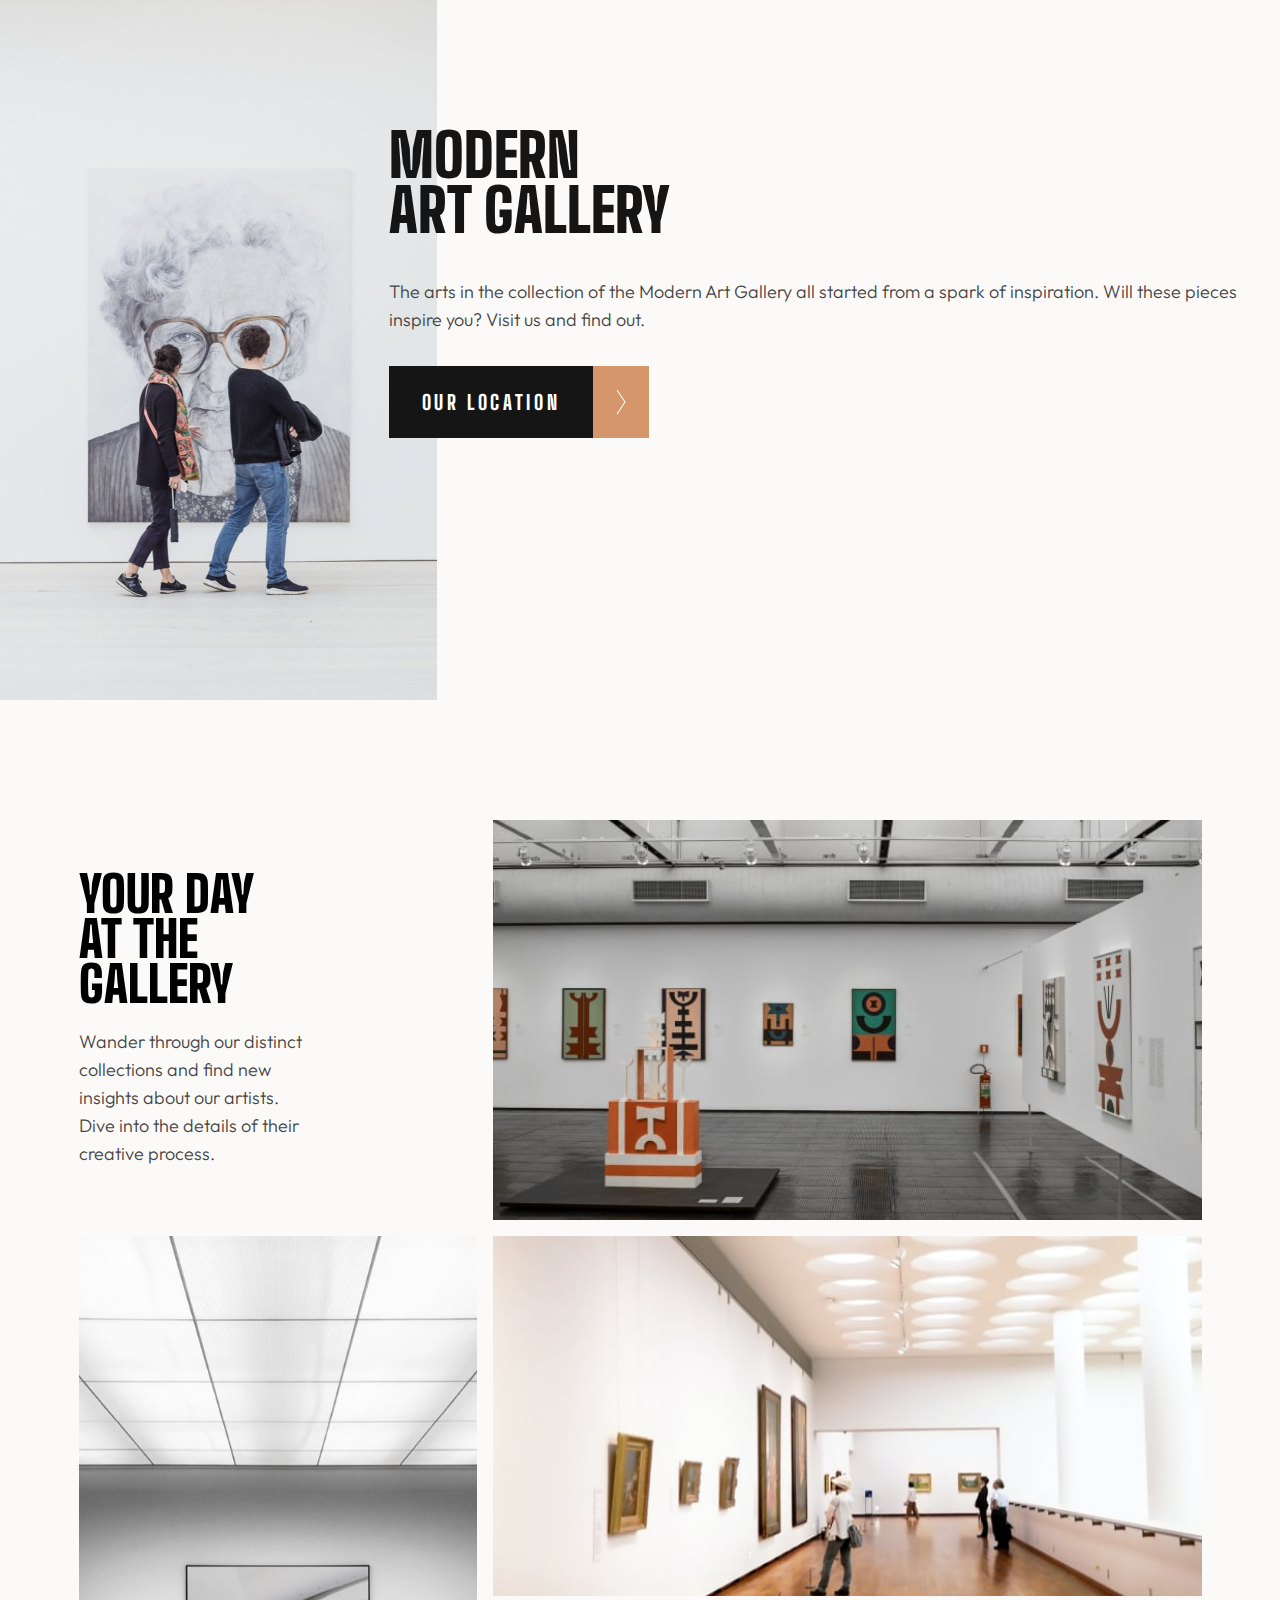
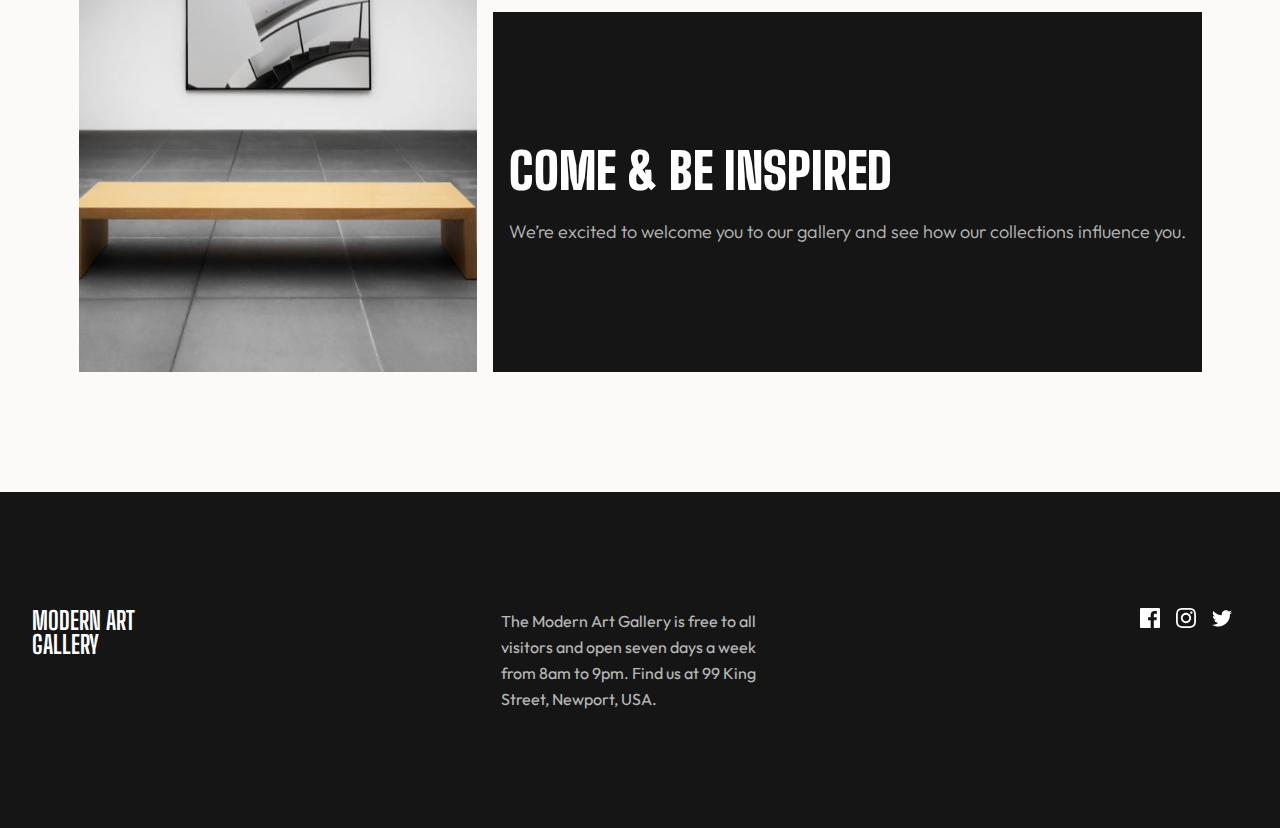
<file: index.html>
<!DOCTYPE html>
<html lang="en">
  <head>
    <meta charset="UTF-8" />
    <meta http-equiv="X-UA-Compatible" content="IE=edge" />
    <meta name="viewport" content="width=device-width, initial-scale=1.0" />
    <!-- ============================== CSS Link ============================== -->
    <link rel="stylesheet" href="style.css" />

    <title>Art Gallery</title>
  </head>
  <body>
    <!-- ================ main ================ -->
    <main>
      <div class="main-container">
        <!-- main | Left Div -->
        <div class="main-image-container">
          <div class="black-background"></div>
          <div class="main-image"></div>
        </div>

        <div class="wrapper">
          <!-- main | Right Div -->
          <div class="right-div">
            <h1>
              <span class="span-main"
                >MODER<span class="main-span-div">N</span></span
              >
              ART GAL<span class="black-span">LERY</span>
            </h1>

            <div>
              <p class="right-paragraph">
                The arts in the collection of the Modern Art Gallery all started
                from a spark of inspiration. Will these pieces inspire you?
                Visit us and find out.
              </p>

              <div class="button-container-main">
                <a href="location.html" class="main-button">
                  <p>Our Location</p>
                </a>
              </div>
            </div>
          </div>
        </div>
      </div>
    </main>

    <!-- ================ Section | Section One ================ -->
    <section class="section-one">
      <div class="wrapper s-wraper">
        <div class="container">
          <!-- Content 1 -->
          <div id="content1">
            <img src="images/mobile/image-grid-1@2x.jpg" alt="Art Gallery" />
          </div>
          <!-- Content 2 -->
          <div id="content2">
            <h1>Your day <span>at the gallery</span></h1>
            <p>
              Wander through our distinct collections and find new insights
              about our artists. Dive into the details of their creative
              process.
            </p>
          </div>
          <!-- Content 3 -->
          <div id="content3">
            <img
              src="images/mobile/image-grid-2@2x.jpg"
              alt="Chair and Painting in Art Gallery"
            />
          </div>
          <!-- Content 4 -->
          <div id="content4">
            <img
              src="images/mobile/image-grid-3@2x.jpg"
              alt="People watching paintings in Art Gallery"
            />
          </div>
          <!-- Content 5 -->
          <div id="content5">
            <div class="wrapper">
              <h1>COME & BE INSPIRED</h1>
              <p>
                We’re excited to welcome you to our gallery and see how our
                collections influence you.
              </p>
            </div>
          </div>
        </div>
      </div>
    </section>

    <!-- ================ Footer ================ -->
    <footer class="main-footer">
      <div class="wrapper footer-wrapper-main">
        <div>
          <h4>Modern art gallery</h4>
        </div>

        <div>
          <p>
            The Modern Art Gallery is free to all visitors and open seven days a
            week from 8am to 9pm. Find us at 99 King Street, Newport, USA.
          </p>
        </div>

        <div class="icon-container">
          <svg
            width="20"
            height="20"
            viewBox="0 0 20 20"
            fill="none"
            xmlns="http://www.w3.org/2000/svg"
          >
            <path
              d="M18.8958 0H1.10417C0.494167 0 0 0.494167 0 1.10417V18.8967C0 19.5058 0.494167 20 1.10417 20H10.6833V12.255H8.07667V9.23667H10.6833V7.01083C10.6833 4.4275 12.2608 3.02083 14.5658 3.02083C15.67 3.02083 16.6183 3.10333 16.895 3.14V5.84L15.2967 5.84083C14.0433 5.84083 13.8008 6.43667 13.8008 7.31V9.2375H16.79L16.4008 12.2558H13.8008V20H18.8975C19.5058 20 20 19.5058 20 18.8958V1.10417C20 0.494167 19.5058 0 18.8958 0Z"
            />
          </svg>

          <svg
            width="20"
            height="20"
            viewBox="0 0 20 20"
            fill="none"
            xmlns="http://www.w3.org/2000/svg"
          >
            <path
              fill-rule="evenodd"
              clip-rule="evenodd"
              d="M10 0C7.28417 0 6.94417 0.0116667 5.8775 0.06C2.24583 0.226667 0.2275 2.24167 0.0608333 5.87667C0.0116667 6.94417 0 7.28417 0 10C0 12.7158 0.0116667 13.0567 0.06 14.1233C0.226667 17.755 2.24167 19.7733 5.87667 19.94C6.94417 19.9883 7.28417 20 10 20C12.7158 20 13.0567 19.9883 14.1233 19.94C17.7517 19.7733 19.775 17.7583 19.9392 14.1233C19.9883 13.0567 20 12.7158 20 10C20 7.28417 19.9883 6.94417 19.94 5.8775C19.7767 2.24917 17.7592 0.2275 14.1242 0.0608333C13.0567 0.0116667 12.7158 0 10 0ZM10 1.8025C12.67 1.8025 12.9867 1.8125 14.0417 1.86083C16.7517 1.98417 18.0175 3.27 18.1408 5.96C18.1892 7.01417 18.1983 7.33083 18.1983 10.0008C18.1983 12.6717 18.1883 12.9875 18.1408 14.0417C18.0167 16.7292 16.7542 18.0175 14.0417 18.1408C12.9867 18.1892 12.6717 18.1992 10 18.1992C7.33 18.1992 7.01333 18.1892 5.95917 18.1408C3.2425 18.0167 1.98333 16.725 1.86 14.0408C1.81167 12.9867 1.80167 12.6708 1.80167 10C1.80167 7.33 1.8125 7.01417 1.86 5.95917C1.98417 3.27 3.24667 1.98333 5.95917 1.86C7.01417 1.8125 7.33 1.8025 10 1.8025ZM4.865 10C4.865 7.16417 7.16417 4.865 10 4.865C12.8358 4.865 15.135 7.16417 15.135 10C15.135 12.8367 12.8358 15.1358 10 15.1358C7.16417 15.1358 4.865 12.8358 4.865 10ZM10 13.3333C8.15917 13.3333 6.66667 11.8417 6.66667 10C6.66667 8.15917 8.15917 6.66667 10 6.66667C11.8408 6.66667 13.3333 8.15917 13.3333 10C13.3333 11.8417 11.8408 13.3333 10 13.3333ZM14.1375 4.6625C14.1375 4 14.675 3.4625 15.3383 3.4625C16.0008 3.4625 16.5375 4 16.5375 4.6625C16.5375 5.325 16.0008 5.8625 15.3383 5.8625C14.675 5.8625 14.1375 5.325 14.1375 4.6625Z"
            />
          </svg>

          <svg
            width="20"
            height="17"
            viewBox="0 0 20 17"
            fill="none"
            xmlns="http://www.w3.org/2000/svg"
          >
            <path
              d="M20 2.17221C19.2642 2.49888 18.4733 2.71888 17.6433 2.81805C18.4908 2.31055 19.1417 1.50638 19.4475 0.548047C18.655 1.01805 17.7767 1.35971 16.8417 1.54388C16.0942 0.74638 15.0267 0.248047 13.8467 0.248047C11.1975 0.248047 9.25083 2.71971 9.84917 5.28555C6.44 5.11471 3.41667 3.48138 1.3925 0.99888C0.3175 2.84305 0.835 5.25555 2.66167 6.47721C1.99 6.45555 1.35667 6.27138 0.804167 5.96388C0.759167 7.86471 2.12167 9.64305 4.095 10.0389C3.5175 10.1955 2.885 10.2322 2.24167 10.1089C2.76333 11.7389 4.27833 12.9247 6.075 12.958C4.35 14.3105 2.17667 14.9147 0 14.658C1.81583 15.8222 3.97333 16.5014 6.29 16.5014C13.9083 16.5014 18.2125 10.0672 17.9525 4.29638C18.7542 3.71721 19.45 2.99471 20 2.17221Z"
            />
          </svg>
        </div>
      </div>
    </footer>
  </body>
</html>
</file>
<file: style.css>
/* =========== Import Fonts From Google =========== */
@import url("https://fonts.googleapis.com/css2?family=Big+Shoulders+Display:wght@300;800;900&family=Outfit:wght@300&display=swap");

/* ======================= Roots ======================== */
:root {
  /* === Colors === */
  --title-color: #151515;
  --subtitle-color: #444444;
  --third-color: #d5966c;
}

a {
  text-decoration: none;
  color: #ffffff;
}

/* ====================== Generals ======================== */
body {
  margin: 0;
  padding: 0;
  box-sizing: border-box;
  font-family: "Big Shoulders Display", cursive;
  background-color: #fcfaf9;
}

/* === main === */
/* - Left Div - */
main .main-image {
  width: 100%;
  height: 240px;
  background-image: url(images/mobile/image-hero@2x.jpg);
  background-size: cover;
}

.wrapper {
  margin: 0rem 1rem;
}

/* - Right Div - */
main .right-div h1 .span-main {
  display: block;
}

main .right-div h1 {
  color: var(--title-color);

  font-weight: 900;
  line-height: 55px;
  font-size: 60px;
}

main .right-div .right-paragraph {
  color: var(--subtitle-color);

  font-family: "Outfit", sans-serif;
  font-weight: 300;
  font-size: 18px;
  line-height: 28px;
}

/* - Button - */
.main-button {
  width: 204px;
  height: 72px;

  background-color: var(--title-color);

  display: flex;
  align-items: center;
  justify-content: center;

  position: relative;
  margin-top: 32px;
}

.main-button p {
  font-family: "Big Shoulders Display" !important;
  color: #ffffff !important;
  text-transform: uppercase;
  font-weight: 800;
  font-size: 20px;
  letter-spacing: 3.64px;
}

.main-button::before {
  position: absolute;
  content: "";
  width: 56px;
  height: 72px;
  background-image: url(images/mobile/button-right.png);
  right: -3.5rem;
}

.main-button:hover {
  background-color: var(--third-color);
}

main .button-container-main:hover .main-button::before {
  background-image: url(images/desktop/Group.png);
}

/* ============== Section One ============== */
.section-one {
  margin-top: 7.5rem;
}

/* - Section One | Grid - */
.container {
  display: grid;
  row-gap: 1rem;
  grid-template-columns: 1fr;
  grid-template-rows: 310px 223px 480px 200px 293px;
}

/* - Content 1 - */
#content1 img {
  width: 100%;
  height: 320px;
  object-fit: cover;
}

/* - Content 2 - */
#content2 h1 {
  text-transform: uppercase;
  font-weight: 900;
  font-size: 50px;
  line-height: 45px;
  margin: 0px 0px 21px 0px;
}

#content2 h1 span {
  display: block;
}

#content2 p {
  margin: 0;

  color: var(--subtitle-color);
  font-family: "Outfit", sans-serif;
  font-weight: 300;
  font-size: 18px;
  line-height: 28px;
}

/* - Content 3 - */
#content3 img {
  width: 100%;
  height: 480px;
  object-fit: cover;
}

/* - Content 4 - */
#content4 img {
  width: 100%;
  height: 200px;
  object-fit: cover;
}

/* - Content 5 - */
#content5 {
  color: #ffffff;
  background-color: var(--title-color);

  display: flex;
  flex-direction: column;
  align-items: center;
  justify-content: center;
}

#content5 h1 {
  font-weight: 900;
  font-size: 50px;
  line-height: 45px;

  margin: 28px 0px 24px 0px;
}

#content5 p {
  font-family: "Outfit", sans-serif;
  font-weight: 300;
  font-size: 18px;
  line-height: 28px;
  opacity: 0.7;
}

/* ============== Footer ============== */
footer {
  color: #ffffff;
  background-color: var(--title-color);
  height: 336px;
  margin-top: 120px;

  display: flex;
  align-items: center;
  justify-content: center;
}

footer .wrapper {
  margin: 0px 32px;
}

footer h4 {
  font-size: 25px;
  width: 110.05px;
  margin-top: 48px;
  text-transform: uppercase;
  line-height: 1.5rem;
  margin-top: -1.5rem;
}

footer p {
  font-family: "Outfit", sans-serif;
  font-size: 16px;
  line-height: 26px;
  opacity: 0.7;
}

.icon-container {
  margin-top: 2.3rem;
  display: flex;
  align-items: center;
}

.icon-container svg {
  margin-right: 1rem;
}

/* ====================== Media Screen | 768px ======================== */
@media only screen and (min-width: 768px) {
  /* ======== Main ======== */
  .main-container {
    display: flex;
  }

  main .main-image {
    width: 437px;
    height: 700px;
    background-image: url(images/tablet/image-hero@2x.jpg);
    background-size: cover;
  }

  main .right-div {
    margin: 8rem 0rem 0rem -4rem;
  }

  /* === Section One === */
  .section-one .s-wraper {
    display: flex;
    align-items: center;
    justify-content: center;
  }

  .container {
    display: grid !important;
    row-gap: -1rem !important;
    column-gap: 1rem;
    grid-template-rows: 400px 360px 360px;
    grid-template-areas:
      "container2 container1"
      "container3 container4"
      "container3  container5" !important;
  }

  /* - Content 1 - */
  #content1 {
    width: 398px !important;
    height: 400px;
    margin-left: -4rem;
    grid-area: container1;
  }

  @media only screen and (min-width: 790px) {
    #content1 {
      width: 100% !important;
      margin-left: 0rem;
    }
  }

  #content1 img {
    width: 100%;
    height: 400px;
  }

  /* - Content 2 - */
  #content2 {
    width: 223px;
    grid-area: container2;

    display: flex;
    flex-direction: column;
    align-items: center;
    justify-content: center;
  }

  /* - Content 3 - */
  #content3 {
    width: 398px;
    grid-area: container3;
  }

  #content3 img {
    height: 736px;
  }

  /* - Content 4 - */
  #content4 {
    grid-area: container4;
    height: 360px;
  }

  #content4 img {
    width: 100%;
    height: 360px;
    object-fit: cover;
  }

  /* - Content 5 - */
  #content5 {
    grid-area: container5;
  }

  /* ============== Footer ============== */
  footer .wrapper {
    width: 100%;
    display: flex;
    align-items: flex-start;
    justify-content: space-between;
  }

  footer div {
    display: flex;
    align-items: center;
    justify-content: center;
  }

  footer h4 {
    margin: 0;
  }

  footer p {
    margin: 0;
    width: 281px;
  }

  footer .icon-container {
    margin: 0;
  }
}

/* ====================== Media Screen | 1430px ======================== */
@media only screen and (min-width: 1439px) {
  /* === Main === */
  .main-image-container {
    display: flex;
  }

  main .main-image {
    width: 540px;
    height: 799px;
  }

  .black-background {
    width: 450px;
    height: 799px;
    background-color: var(--title-color);
  }
  main .right-div {
    display: flex;
    justify-content: space-between;
  }

  main .right-div h1 {
    font-size: 96px;
    line-height: 88px;

    width: 514px;
    color: #ffffff;
    margin-left: -48.6rem;
    margin-right: 15.5rem;
    z-index: 999;
  }

  main .right-div .main-span-div {
    position: relative;
  }

  main .right-div .main-span-div::before {
    position: absolute;
    content: "";
    width: 15px;
    height: 77px;
    background-color: var(--title-color);
    right: 0.1rem;
    top: 1.1rem;
  }

  main .right-div .black-span {
    color: var(--title-color);
  }

  main .right-div .right-paragraph {
    width: 350px;
    font-size: 22px;
    margin-bottom: 4rem;
  }

  /* === Section One === */
  /* - Content 2 - */
  #content2 {
    width: 300px;
  }

  #content2 h1 {
    margin-left: -1rem;
  }

  /* - Content 3 - */
  #content3 {
    width: 635px;
    grid-area: container3;
  }

  #content3 img {
    height: 736px;
  }

  /* === Footer === */
  footer {
    margin-top: 180px;
    height: 244px;
  }

  footer .footer-wrapper-main {
    margin: 0rem 165px;
  }

  footer .footer-wrapper-main p {
    width: 430px;
  }
}

.main-footer .icon-container svg {
  fill: #ffffff;
  cursor: pointer;
  transition: 0.3s ease-in-out;
}

.main-footer .icon-container svg:hover {
  fill: var(--third-color);
}

/* ================== Section One ================== */
/* - Map - */
.map-container {
  position: relative;
}

/* - Button - */
.location-button {
  position: absolute;
  top: 0;
  z-index: 999;
}

.location-button .main-button {
  margin-top: 0;
  margin-left: 3rem;
}

.location-button .main-button::before {
  left: -3rem;
  transform: rotateZ(180deg);
}

.location-button:hover .main-button::before {
  background-image: url(/images/desktop/Group.png) !important;
}

/* - Map - */
#map {
  width: 100%;
  height: 80vh;
}

.leaflet-control-container {
  display: none;
}

/* ================== Section Two ================== */
.location-section-two {
  width: 100%;
  height: 493px;
  color: #ffffff;
  background-color: var(--title-color);

  display: flex;
  flex-direction: column;
  align-items: center;
  justify-content: center;
}

.location-section-two h1 {
  font-size: 50px;
  font-weight: 900;
  text-transform: uppercase;
  margin-top: -0.8rem;
}

.location-section-two h3 {
  font-size: 32px;
  font-weight: 900;
  color: var(--third-color);
}

.location-section-two .location-paragraph {
  font-family: "Outfit", sans-serif;
  font-weight: 300;
  font-size: 18px;
  line-height: 28px;
  opacity: 0.8;
}

.location-section-two .location-paragraph span {
  display: block;
}

.location-section-two .paragraph {
  font-family: "Outfit", sans-serif;
  font-size: 18px;
  line-height: 28px;
  opacity: 0.8;
}

/* ================== Footer ================== */
.location-footer {
  margin-top: 0;
  color: var(--title-color);
  background-color: var(--third-color);
}

.location-footer svg {
  fill: var(--title-color);
}

/* ====================== Media Screen | 768px ======================== */
@media only screen and (min-width: 768px) {
  .location-section-two .wrapper {
    width: 100%;
    display: flex;
    align-items: flex-start;
    justify-content: space-evenly;
  }

  .location-section-two .wrapper .loc-left-div {
    width: 223px;
    margin-right: 4rem;
  }

  .location-section-two .wrapper .loc-right-div {
    width: 398px;
  }

  .location-section-two .wrapper .loc-right-div h3 {
    margin-top: 0rem;
  }
}

/* ====================== Media Screen | 1430px ======================== */
@media only screen and (min-width: 1439px) {
  .location-button {
    left: 9rem;
  }

  .location-section-two .wrapper {
    width: 100%;
  }

  .location-section-two .wrapper .loc-left-div h1 {
    font-size: 70px;
  }
}

.location-footer .icon-container svg {
  cursor: pointer;
  transition: 0.3s ease-in-out;
}

.location-footer .icon-container svg:hover {
  fill: #ffffff;
}
</file>
